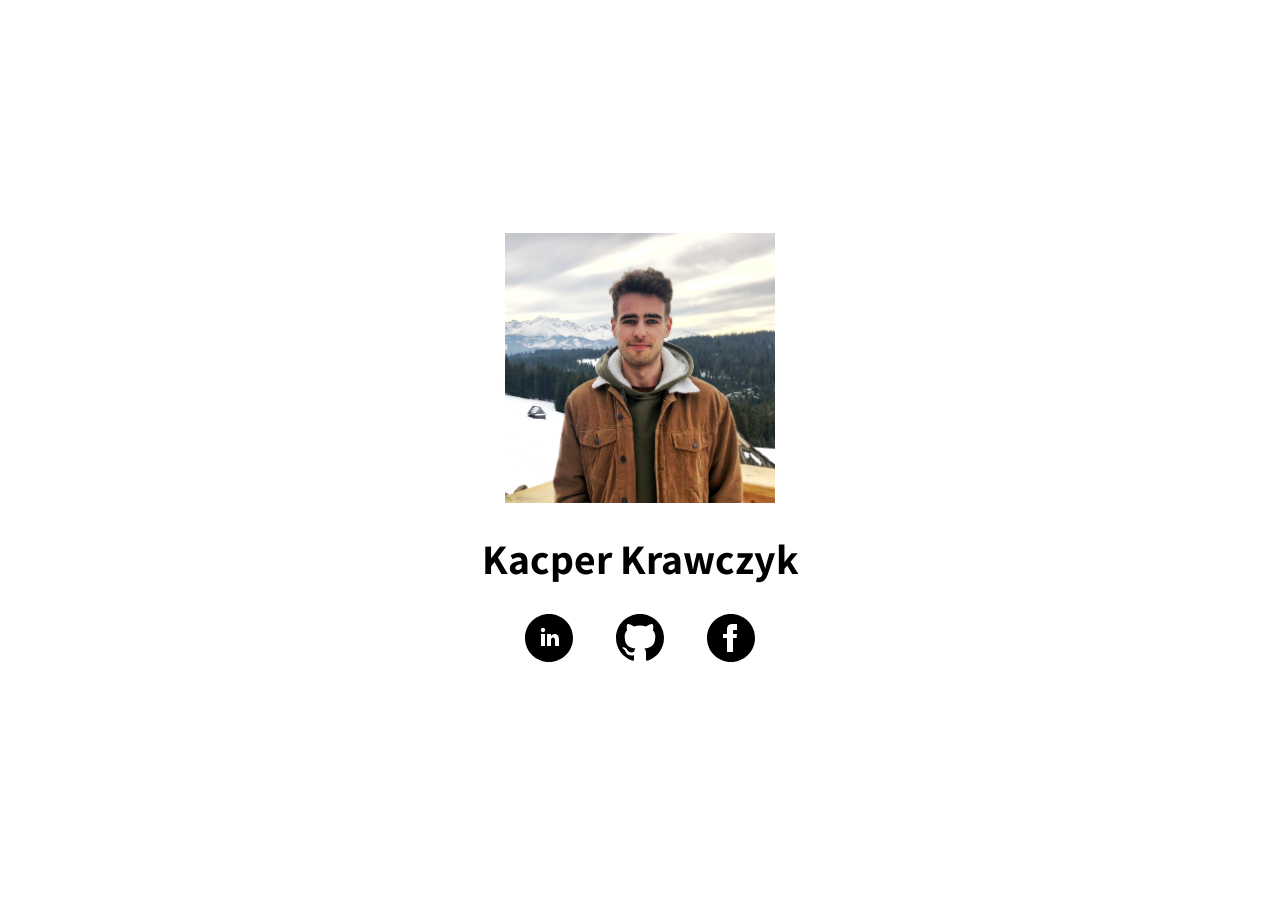
<file: index.html>
<!DOCTYPE html>
<html lang="en">
  <head>
    <meta charset="UTF-8" />
    <meta name="viewport" content="width=device-width, initial-scale=1.0" />
    <title>Kacper Krawczyk</title>
    <link rel="stylesheet" href="style.css" />
    <link
      href="https://fonts.googleapis.com/css2?family=Assistant:wght@400;600&display=swap"
      rel="stylesheet"
    />
  </head>
  <body>
    <div id="wrapper">
      <img src="me2.jpeg" alt="photo" id="photo" />
      <h1>Kacper Krawczyk</h1>
      <div id="socialWrapper">
        <a href="https://www.linkedin.com/in/kacper-krawczyk/"><img src="linkedin.svg" class="socialIcon" /></a>
        <a href="https://github.com/kraw3k"><img src="github.svg" class="socialIcon" /></a>
        <a href="https://www.facebook.com/kraw3k/"><img src="facebook.svg" class="socialIcon" /></a>
      </div>
    </div>
  </body>
</html>
</file>
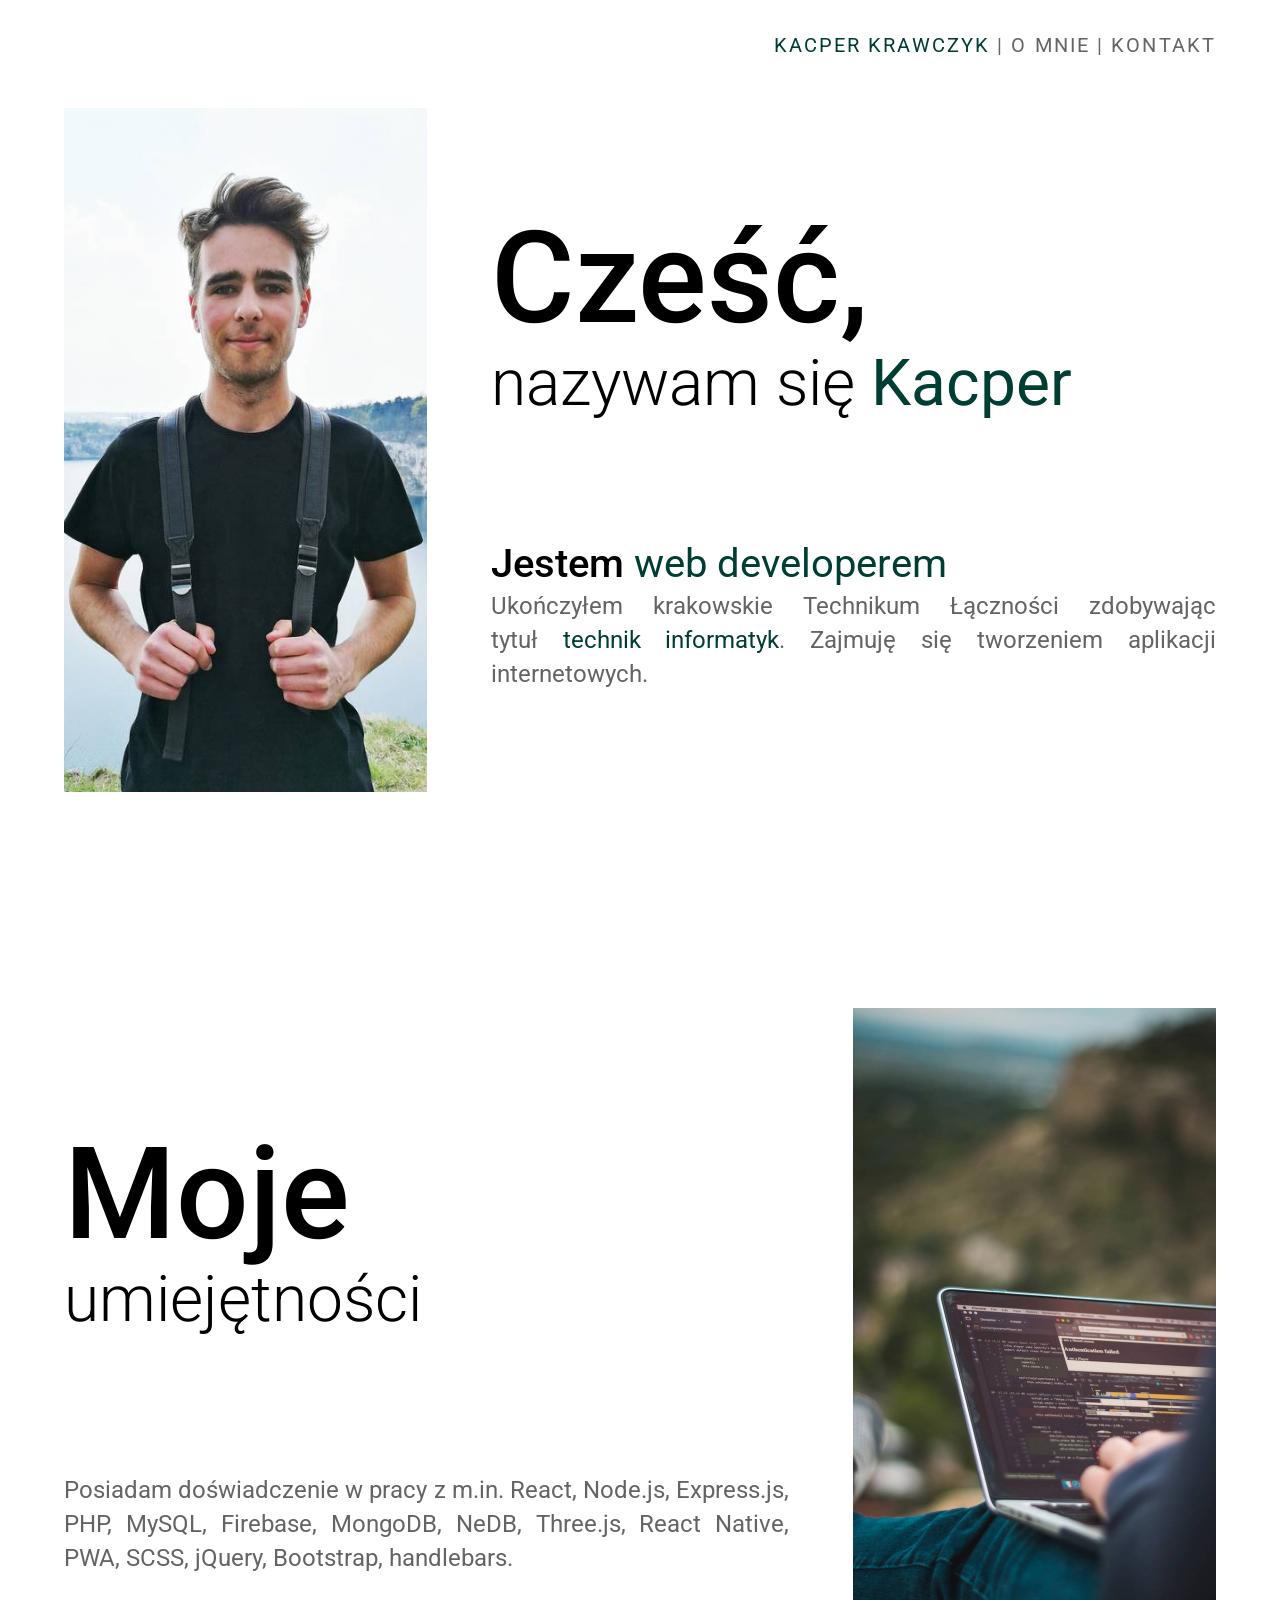
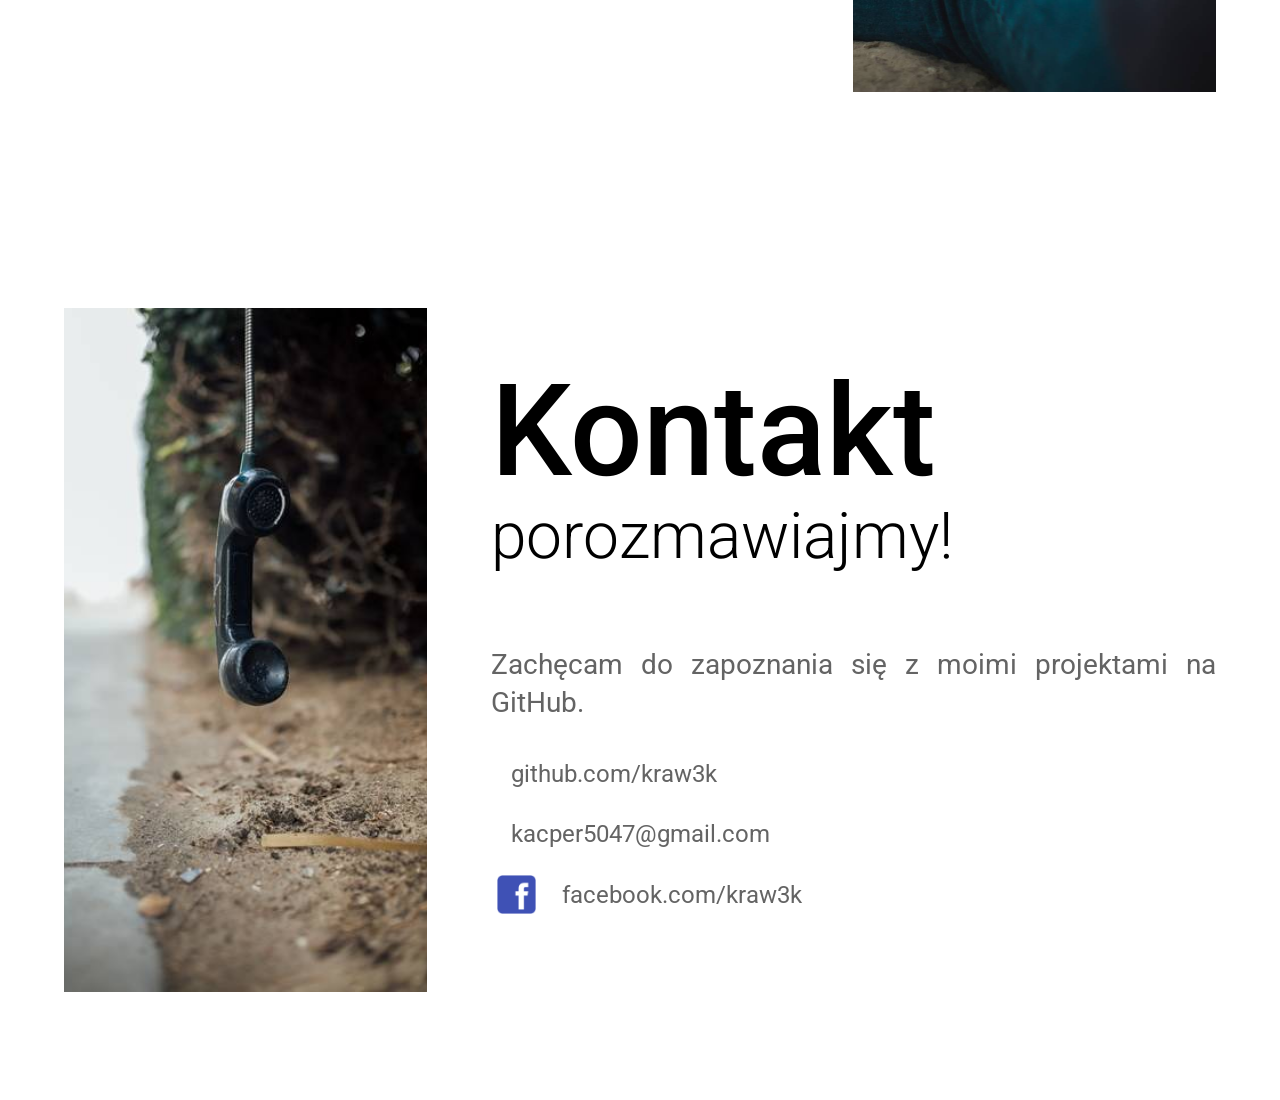
<file: old_version/index.html>
<!doctype html><html lang="en"><head><meta charset="utf-8"/><link rel="shortcut icon" href="favicon.ico"/><meta name="viewport" content="width=device-width,initial-scale=1"/><meta name="theme-color" content="#000000"/><link rel="manifest" href="/manifest.json"/><link href="https://fonts.googleapis.com/css?family=Roboto:300,400,500&display=swap" rel="stylesheet"/><title>Kacper Krawczyk</title></head><body><noscript>You need to enable JavaScript to run this app.</noscript><div id="root"></div><script>!function(l){function e(e){for(var r,t,n=e[0],o=e[1],u=e[2],f=0,i=[];f<n.length;f++)t=n[f],p[t]&&i.push(p[t][0]),p[t]=0;for(r in o)Object.prototype.hasOwnProperty.call(o,r)&&(l[r]=o[r]);for(s&&s(e);i.length;)i.shift()();return c.push.apply(c,u||[]),a()}function a(){for(var e,r=0;r<c.length;r++){for(var t=c[r],n=!0,o=1;o<t.length;o++){var u=t[o];0!==p[u]&&(n=!1)}n&&(c.splice(r--,1),e=f(f.s=t[0]))}return e}var t={},p={1:0},c=[];function f(e){if(t[e])return t[e].exports;var r=t[e]={i:e,l:!1,exports:{}};return l[e].call(r.exports,r,r.exports,f),r.l=!0,r.exports}f.m=l,f.c=t,f.d=function(e,r,t){f.o(e,r)||Object.defineProperty(e,r,{enumerable:!0,get:t})},f.r=function(e){"undefined"!=typeof Symbol&&Symbol.toStringTag&&Object.defineProperty(e,Symbol.toStringTag,{value:"Module"}),Object.defineProperty(e,"__esModule",{value:!0})},f.t=function(r,e){if(1&e&&(r=f(r)),8&e)return r;if(4&e&&"object"==typeof r&&r&&r.__esModule)return r;var t=Object.create(null);if(f.r(t),Object.defineProperty(t,"default",{enumerable:!0,value:r}),2&e&&"string"!=typeof r)for(var n in r)f.d(t,n,function(e){return r[e]}.bind(null,n));return t},f.n=function(e){var r=e&&e.__esModule?function(){return e.default}:function(){return e};return f.d(r,"a",r),r},f.o=function(e,r){return Object.prototype.hasOwnProperty.call(e,r)},f.p="/";var r=window.webpackJsonp=window.webpackJsonp||[],n=r.push.bind(r);r.push=e,r=r.slice();for(var o=0;o<r.length;o++)e(r[o]);var s=n;a()}([])</script><script src="/static/js/2.702fa99f.chunk.js"></script><script src="/static/js/main.90217c18.chunk.js"></script></body></html>
</file>
<file: style.css>
html,
body {
  margin: 0;
  padding: 0;
  font-family: "Assistant", sans-serif;
  display: flex;
  width: 100%;
  height: 100%;
  justify-content: center;
  align-items: center;
}
h1 {
  font-size: 24px;
}
#wrapper {
  display: flex;
  flex-direction: column;
  /* justify-content: center; */
  align-items: center;
  /* color: #003d33; */
  /* background-color: red; */
  /* width: 80vw; */
}
#photo {
  /* width: 100%; */
  max-height: 30vh;
  background-size: cover;
  /* height: 50vh; */
}

#socialWrapper {
  /* background-color: aquamarine; */
  display: flex;
  justify-content: space-evenly;
  width: 100%;
  /* justify-content: center; */
}
.socialIcon {
  width: 32px;
  height: 32px;
}

@media (min-width: 768px) {
  h1 {
    font-size: 42px;
  }
  .socialIcon {
    width: 48px;
    height: 48px;
  }
}
</file>
